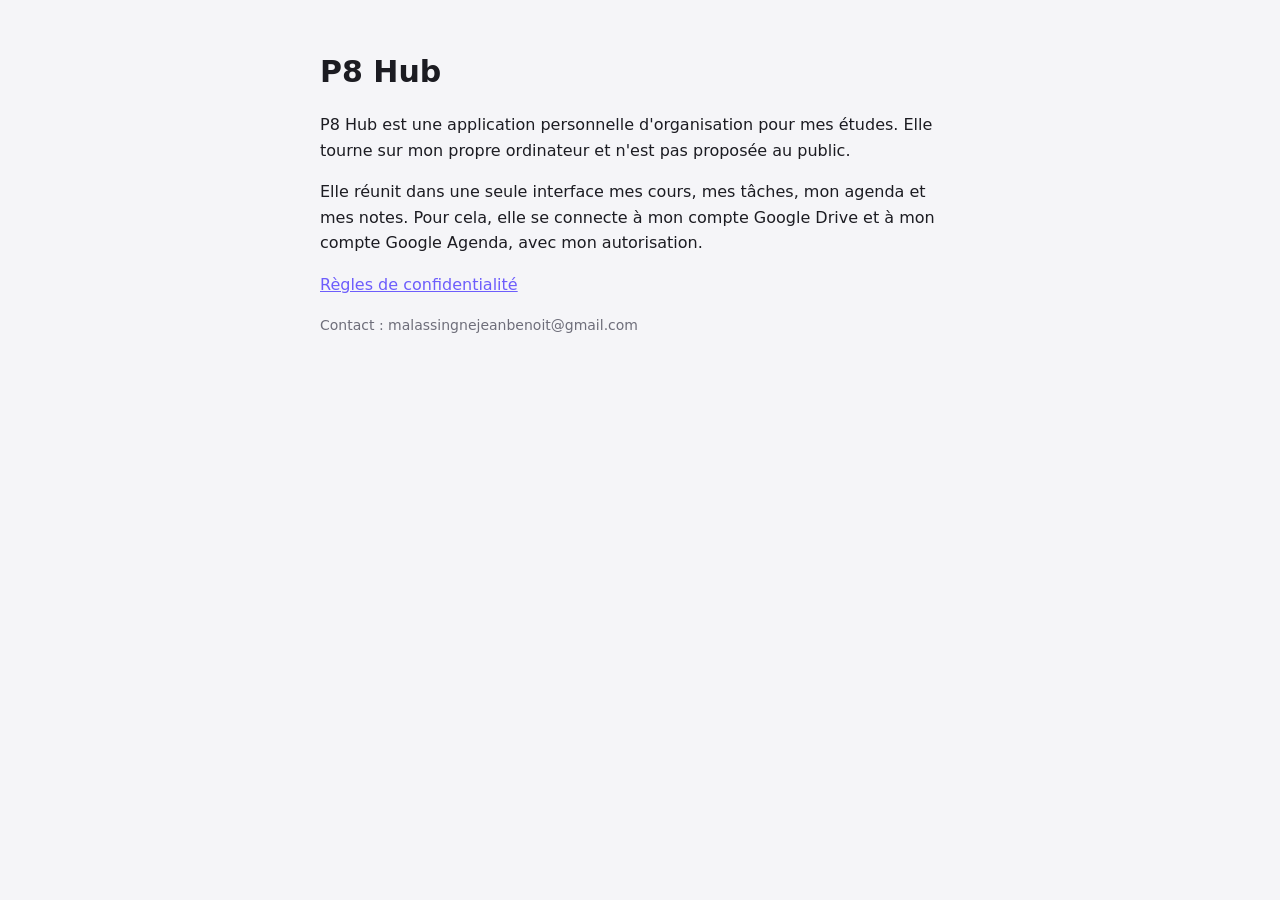
<file: index.html>
<!doctype html>
<html lang="fr">
<head>
  <meta charset="utf-8">
  <meta name="viewport" content="width=device-width, initial-scale=1">
  <title>P8 Hub</title>
  <link rel="stylesheet" href="style.css">
</head>
<body>
  <main>
    <h1>P8 Hub</h1>
    <p>P8 Hub est une application personnelle d'organisation pour mes études. Elle tourne sur mon propre ordinateur et n'est pas proposée au public.</p>
    <p>Elle réunit dans une seule interface mes cours, mes tâches, mon agenda et mes notes. Pour cela, elle se connecte à mon compte Google Drive et à mon compte Google Agenda, avec mon autorisation.</p>
    <p><a href="confidentialite.html">Règles de confidentialité</a></p>
    <p class="fine">Contact : malassingnejeanbenoit@gmail.com</p>
  </main>
</body>
</html>
</file>
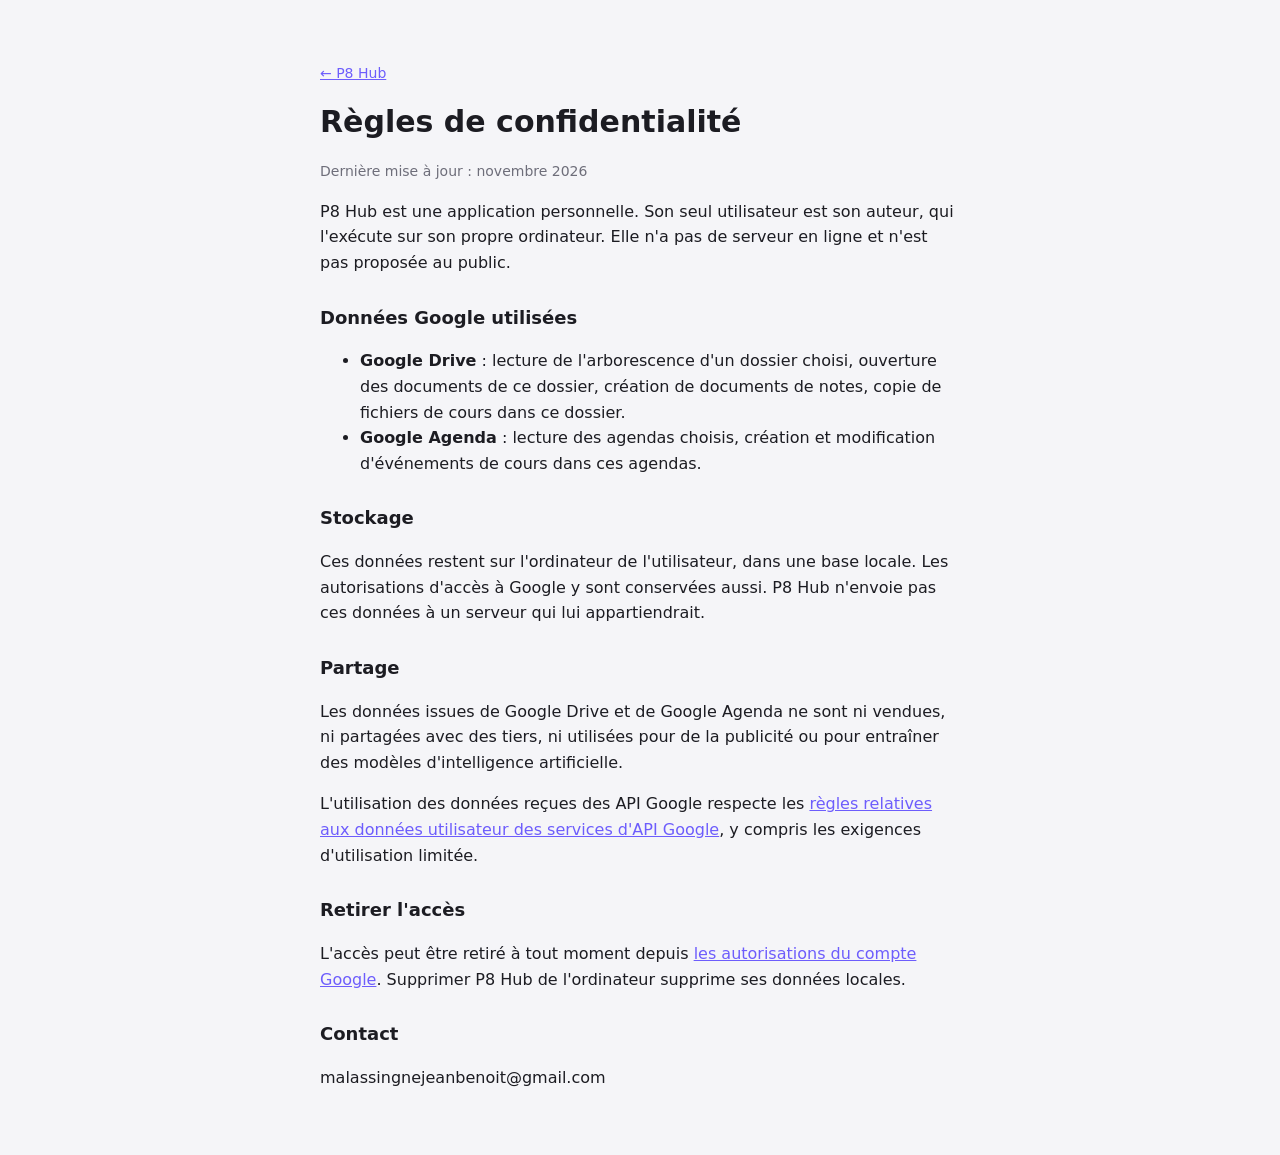
<file: confidentialite.html>
<!doctype html>
<html lang="fr">
<head>
  <meta charset="utf-8">
  <meta name="viewport" content="width=device-width, initial-scale=1">
  <title>P8 Hub : confidentialité</title>
  <link rel="stylesheet" href="style.css">
</head>
<body>
  <main>
    <p class="fine"><a href="index.html">← P8 Hub</a></p>
    <h1>Règles de confidentialité</h1>
    <p class="fine">Dernière mise à jour : novembre 2026</p>

    <p>P8 Hub est une application personnelle. Son seul utilisateur est son auteur, qui l'exécute sur son propre ordinateur. Elle n'a pas de serveur en ligne et n'est pas proposée au public.</p>

    <h2>Données Google utilisées</h2>
    <ul>
      <li><b>Google Drive</b> : lecture de l'arborescence d'un dossier choisi, ouverture des documents de ce dossier, création de documents de notes, copie de fichiers de cours dans ce dossier.</li>
      <li><b>Google Agenda</b> : lecture des agendas choisis, création et modification d'événements de cours dans ces agendas.</li>
    </ul>

    <h2>Stockage</h2>
    <p>Ces données restent sur l'ordinateur de l'utilisateur, dans une base locale. Les autorisations d'accès à Google y sont conservées aussi. P8 Hub n'envoie pas ces données à un serveur qui lui appartiendrait.</p>

    <h2>Partage</h2>
    <p>Les données issues de Google Drive et de Google Agenda ne sont ni vendues, ni partagées avec des tiers, ni utilisées pour de la publicité ou pour entraîner des modèles d'intelligence artificielle.</p>
    <p>L'utilisation des données reçues des API Google respecte les <a href="https://developers.google.com/terms/api-services-user-data-policy">règles relatives aux données utilisateur des services d'API Google</a>, y compris les exigences d'utilisation limitée.</p>

    <h2>Retirer l'accès</h2>
    <p>L'accès peut être retiré à tout moment depuis <a href="https://myaccount.google.com/permissions">les autorisations du compte Google</a>. Supprimer P8 Hub de l'ordinateur supprime ses données locales.</p>

    <h2>Contact</h2>
    <p>malassingnejeanbenoit@gmail.com</p>
  </main>
</body>
</html>
</file>
<file: style.css>
:root { --text: #1c1c22; --muted: #6e6e7a; --bg: #f5f5f8; --accent: #6d5dfc; }
@media (prefers-color-scheme: dark) { :root { --text: #ececf1; --muted: #8d8d99; --bg: #111115; --accent: #a79cff; } }
body { margin: 0; background: var(--bg); color: var(--text); font: 16px/1.6 "Segoe UI", system-ui, sans-serif; }
main { max-width: 640px; margin: 0 auto; padding: 48px 16px; }
h1 { font-size: 30px; margin: 0 0 12px; }
h2 { font-size: 18px; margin: 28px 0 6px; }
a { color: var(--accent); }
.fine { font-size: 14px; color: var(--muted); }
</file>
